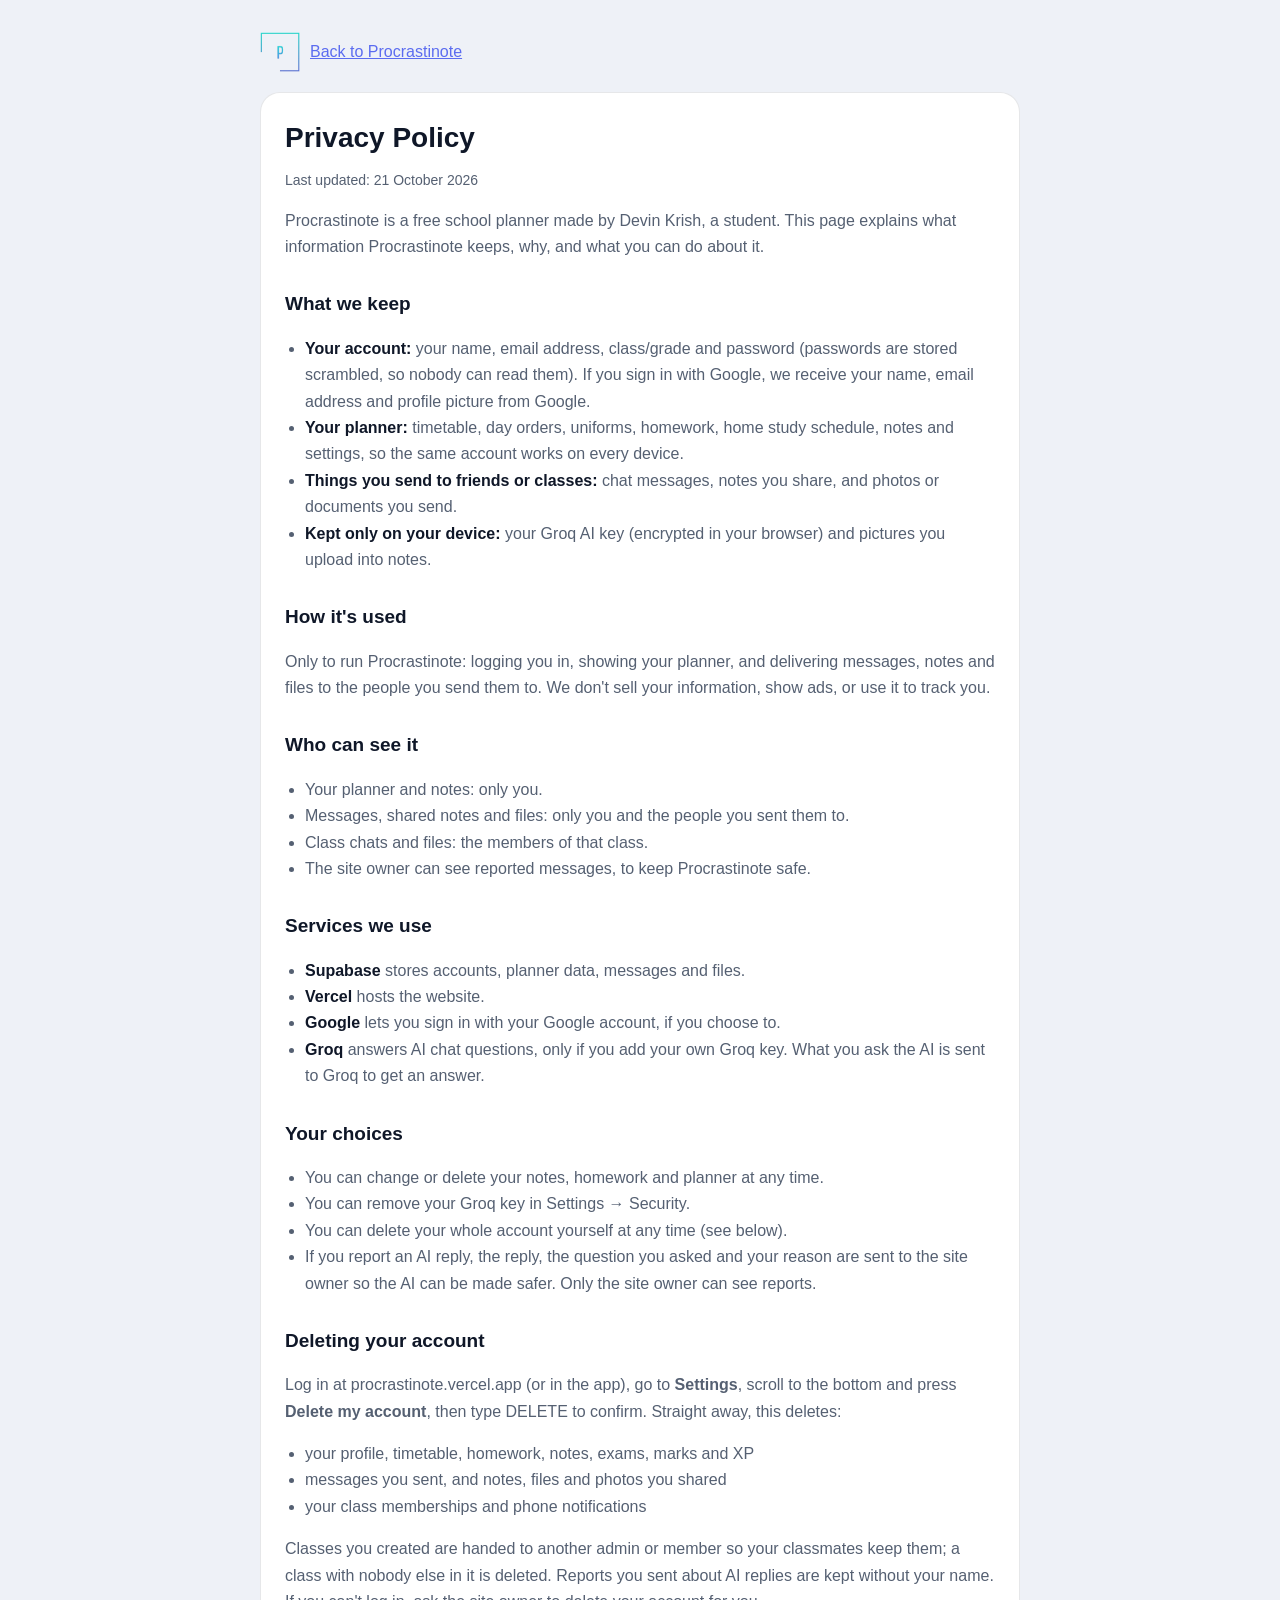
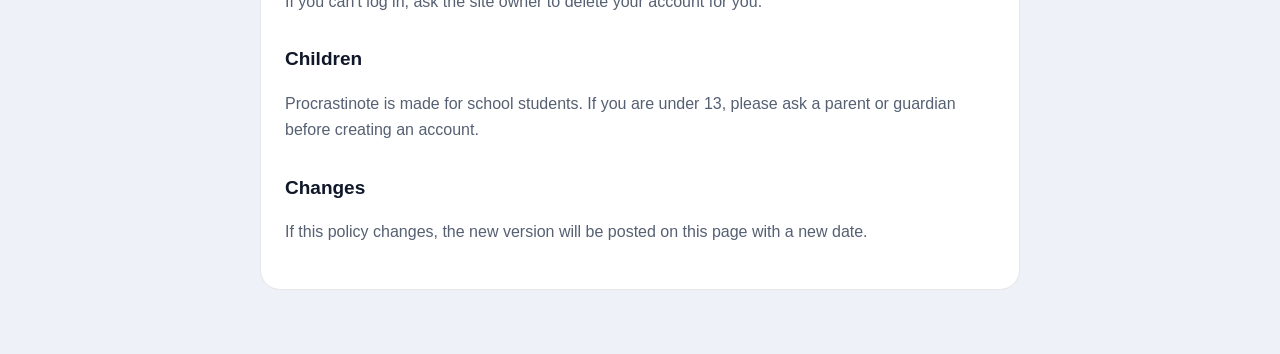
<file: privacy.html>
<!DOCTYPE html>
<html lang="en">
<head>
    <meta charset="UTF-8">
    <meta name="viewport" content="width=device-width, initial-scale=1.0">
    <meta http-equiv="Content-Security-Policy" content="default-src 'self'; style-src 'self' 'unsafe-inline'; img-src 'self'">
    <title>Privacy Policy | Procrastinote</title>
    <link rel="icon" type="image/svg+xml" href="favicon.svg">
    <style>
        :root { --bg: #EEF1F7; --card: #FFFFFF; --text: #0F1728; --muted: #556072; --accent: #5B6CF0; --line: rgba(16, 24, 40, 0.1); }
        @media (prefers-color-scheme: dark) {
            :root { --bg: #070A12; --card: #161C2D; --text: #EEF1F8; --muted: #A2ABBE; --accent: #8B97FF; --line: rgba(255, 255, 255, 0.1); }
        }
        body { margin: 0; background: var(--bg); color: var(--text); font: 16px/1.65 Arial, Helvetica, sans-serif; }
        main { max-width: 760px; margin: 0 auto; padding: 32px 16px 64px; }
        .card { background: var(--card); border: 1px solid var(--line); border-radius: 20px; padding: 28px 24px; }
        header { display: flex; align-items: center; gap: 10px; margin-bottom: 20px; }
        header img { width: 40px; height: 40px; }
        h1 { font-size: 28px; line-height: 1.2; margin: 0 0 6px; }
        h2 { font-size: 19px; margin: 28px 0 8px; }
        p, li { color: var(--muted); }
        strong { color: var(--text); }
        a { color: var(--accent); }
        ul { padding-left: 20px; }
        .updated { font-size: 14px; }
    </style>
</head>
<body>
<main>
    <header>
        <img src="logo-icon.png" alt="">
        <a href="/">Back to Procrastinote</a>
    </header>
    <div class="card">
        <h1>Privacy Policy</h1>
        <p class="updated">Last updated: 21 October 2026</p>

        <p>Procrastinote is a free school planner made by Devin Krish, a student. This page explains
            what information Procrastinote keeps, why, and what you can do about it.</p>

        <h2>What we keep</h2>
        <ul>
            <li><strong>Your account:</strong> your name, email address, class/grade and password
                (passwords are stored scrambled, so nobody can read them). If you sign in with Google,
                we receive your name, email address and profile picture from Google.</li>
            <li><strong>Your planner:</strong> timetable, day orders, uniforms, homework, home study
                schedule, notes and settings, so the same account works on every device.</li>
            <li><strong>Things you send to friends or classes:</strong> chat messages, notes you share,
                and photos or documents you send.</li>
            <li><strong>Kept only on your device:</strong> your Groq AI key (encrypted in your browser)
                and pictures you upload into notes.</li>
        </ul>

        <h2>How it's used</h2>
        <p>Only to run Procrastinote: logging you in, showing your planner, and delivering messages,
            notes and files to the people you send them to. We don't sell your information, show ads,
            or use it to track you.</p>

        <h2>Who can see it</h2>
        <ul>
            <li>Your planner and notes: only you.</li>
            <li>Messages, shared notes and files: only you and the people you sent them to.</li>
            <li>Class chats and files: the members of that class.</li>
            <li>The site owner can see reported messages, to keep Procrastinote safe.</li>
        </ul>

        <h2>Services we use</h2>
        <ul>
            <li><strong>Supabase</strong> stores accounts, planner data, messages and files.</li>
            <li><strong>Vercel</strong> hosts the website.</li>
            <li><strong>Google</strong> lets you sign in with your Google account, if you choose to.</li>
            <li><strong>Groq</strong> answers AI chat questions, only if you add your own Groq key. What
                you ask the AI is sent to Groq to get an answer.</li>
        </ul>

        <h2>Your choices</h2>
        <ul>
            <li>You can change or delete your notes, homework and planner at any time.</li>
            <li>You can remove your Groq key in Settings → Security.</li>
            <li>You can delete your whole account yourself at any time (see below).</li>
            <li>If you report an AI reply, the reply, the question you asked and your reason are sent to the site owner so the AI can be made safer. Only the site owner can see reports.</li>
        </ul>

        <h2 id="delete-account">Deleting your account</h2>
        <p>Log in at procrastinote.vercel.app (or in the app), go to <b>Settings</b>, scroll to the bottom and press <b>Delete my account</b>, then type DELETE to confirm. Straight away, this deletes:</p>
        <ul>
            <li>your profile, timetable, homework, notes, exams, marks and XP</li>
            <li>messages you sent, and notes, files and photos you shared</li>
            <li>your class memberships and phone notifications</li>
        </ul>
        <p>Classes you created are handed to another admin or member so your classmates keep them; a class with nobody else in it is deleted. Reports you sent about AI replies are kept without your name. If you can't log in, ask the site owner to delete your account for you.</p>

        <h2>Children</h2>
        <p>Procrastinote is made for school students. If you are under 13, please ask a parent or
            guardian before creating an account.</p>

        <h2>Changes</h2>
        <p>If this policy changes, the new version will be posted on this page with a new date.</p>
    </div>
</main>
</body>
</html>
</file>
